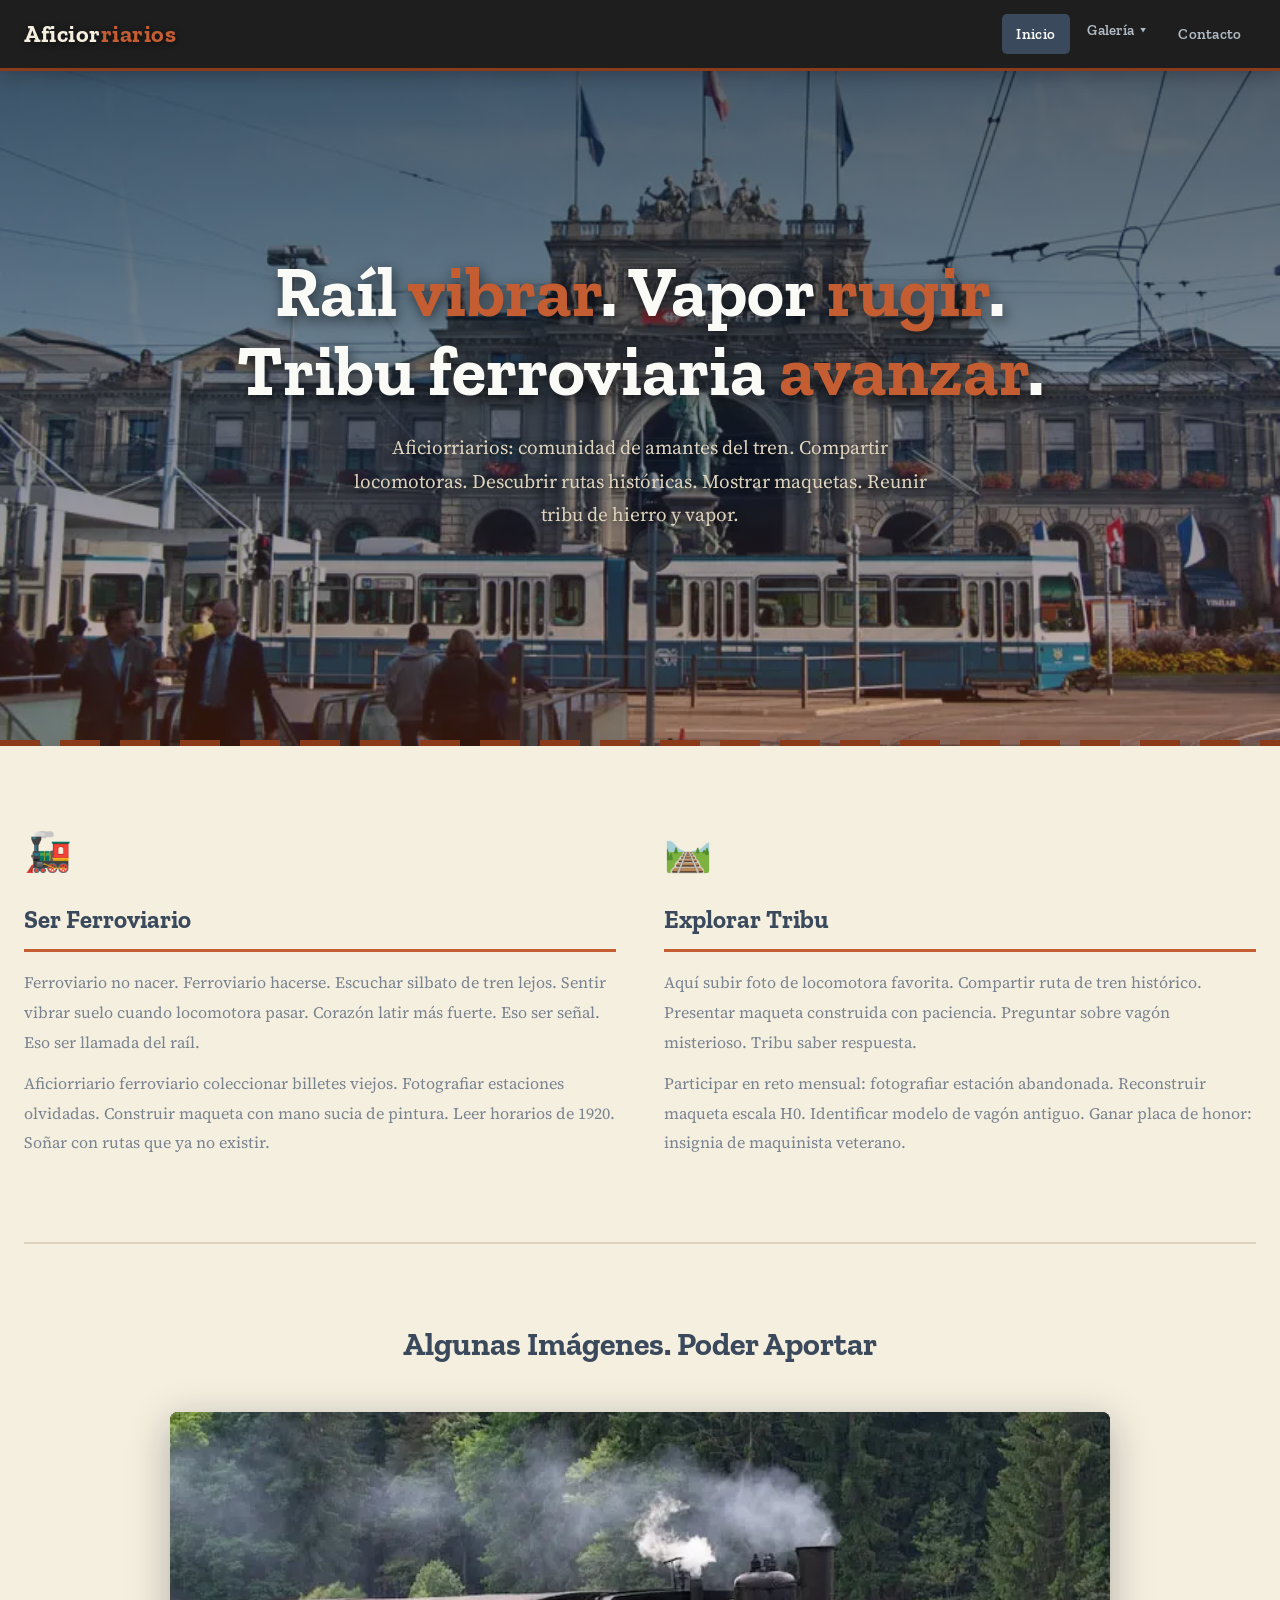
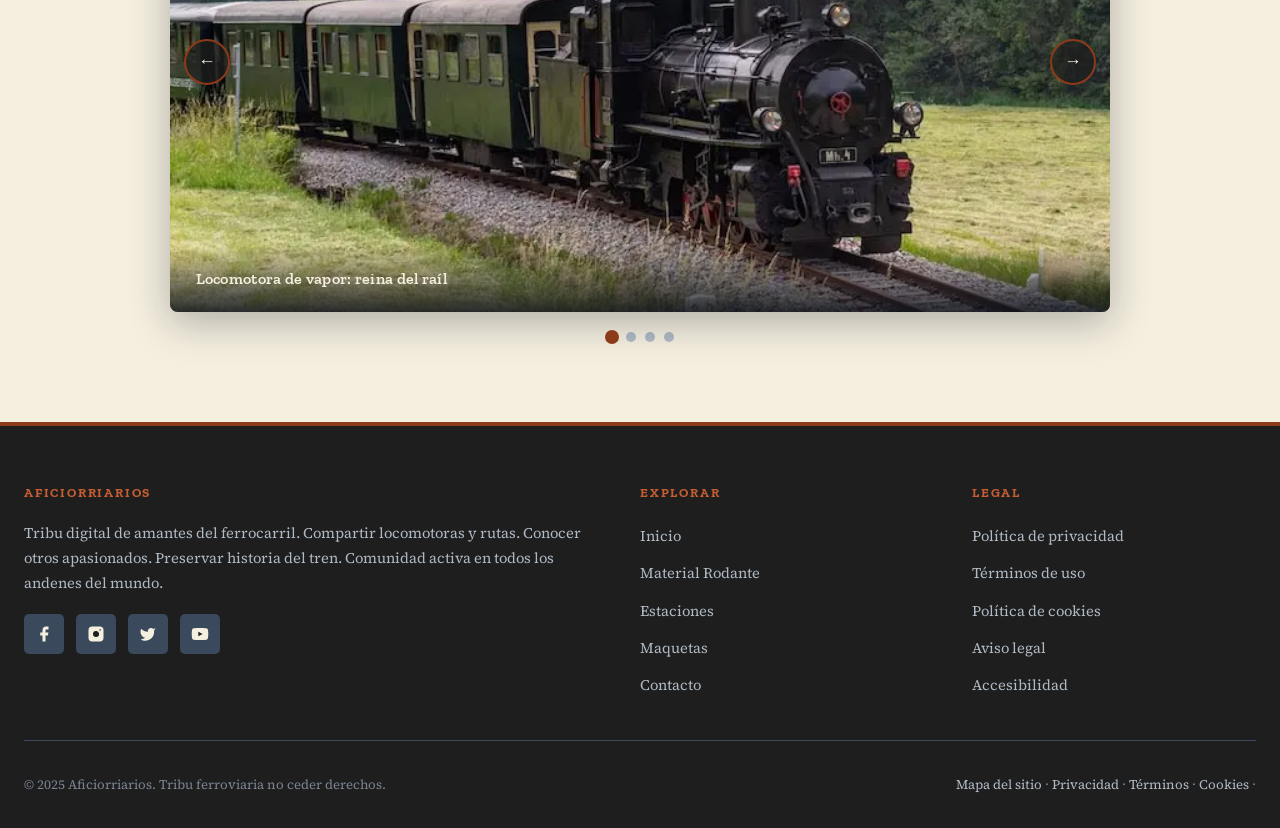
<file: index.html>
<!DOCTYPE html>
<html lang="es">
<head>
  <!-- Meta SEO: mundo ferroviario cavernícola -->
  <meta charset="UTF-8">
  <meta name="viewport" content="width=device-width, initial-scale=1.0">
  <meta name="description" content="Aficiorriarios: tribu de amantes del ferrocarril. Ver locomotoras. Compartir rutas. Unirse comunidad ferroviaria fuerte.">
  <meta name="keywords" content="ferrocarril, tren, locomotoras, aficionados, ferroviario, maquetas, estaciones, aficiorriarios">
  <meta name="author" content="Aficiorriarios Ferroviarios">
  <meta property="og:title" content="Aficiorriarios — Tribu Ferroviaria">
  <meta property="og:description" content="Amar trenes. Compartir rutas. Conocer tribu locomotora.">
  <meta property="og:type" content="website">
  <meta property="og:url" content="https://aficiorriarios.com">
  <title>Aficiorriarios — Tribu Ferroviaria</title>

  <!-- Google Fonts: carga rápida con display=swap -->
  <link rel="preconnect" href="https://fonts.googleapis.com">
  <link rel="preconnect" href="https://fonts.gstatic.com" crossorigin>
  <link href="https://fonts.googleapis.com/css2?family=Zilla+Slab:wght@400;600;700&family=Source+Serif+4:ital,wght@0,300;0,400;0,600;1,400&display=swap" rel="stylesheet">
  <link rel="icon" type="image/svg+xml" href="img/favicon.svg">

  <!-- Hoja de estilos separada -->
  <link rel="stylesheet" href="estilos/style.css">
</head>
<body>

  <!-- ════════════════════════════════════
       CABECERA: navegación principal
       ════════════════════════════════════ -->
  <header class="cabecera" role="banner">
    <div class="cab-interior">

      <!-- Logo: placa de locomotora -->
      <a href="/" class="logo" aria-label="Aficiorriarios Ferroviarios - Ir al inicio">
        Aficior<span>riarios</span>
      </a>

      <!-- Navegación escritorio -->
      <nav class="nav-escritorio" aria-label="Navegación principal">
        <ul class="nav-links" role="list">
          <li><a href="index.html"      aria-current="page">Inicio</a></li>
          <!-- Dropdown Galería -->
          <li>
            <div class="dropdown">
              <button
                class="dropbtn"
                aria-haspopup="true"
                aria-expanded="false"
                aria-controls="dropGaleria"
              >
                Galería
                <span class="arrow" aria-hidden="true">▼</span>
              </button>
              <div class="dropdown-content" id="dropGaleria" role="menu">
                <a href="galeria-trenes.html"     role="menuitem">Material Rodante</a>
                <a href="galeria-estaciones.html" role="menuitem">Estaciones</a>
                <a href="galeria-maquetas.html"   role="menuitem">Maquetas</a>
              </div>
            </div>
          </li>

          <li><a href="contacto.html">Contacto</a></li>
        </ul>
      </nav>

      <!-- Botón hamburguesa: visible solo en móvil/tablet -->
      <button
        class="btn-menu"
        id="btnMenu"
        aria-expanded="false"
        aria-controls="navMovil"
        aria-label="Abrir menú de navegación"
      >
        <span class="barra" aria-hidden="true"></span>
        <span class="barra" aria-hidden="true"></span>
        <span class="barra" aria-hidden="true"></span>
      </button>
    </div>

    <!-- Menú desplegable móvil -->
    <nav
      class="nav-movil"
      id="navMovil"
      aria-label="Menú móvil"
      aria-hidden="true"
    >
      <a href="index.html"      tabindex="-1">Inicio</a>
          <!-- Dropdown Galería -->
        
      <button
        class="btn-galeria-movil"
        id="btnGaleriaMovil"
        aria-expanded="false"
        aria-controls="submenuGaleriaMovil"
        tabindex="-1"
      >
        Galería <span class="arrow" aria-hidden="true">▼</span>
      </button>
      <div class="dropdown-movil" id="submenuGaleriaMovil" role="group">
        <a href="galeria-trenes.html"     tabindex="-1">Material Rodante</a>
        <a href="galeria-estaciones.html" aria-current="page" tabindex="-1">Estaciones</a>
        <a href="galeria-maquetas.html"   tabindex="-1">Maquetas</a>
      </div>

      <a href="contacto.html"    tabindex="-1">Contacto</a>
    </nav>
  </header>

  <!-- ════════════════════════════════════
       HERO: H1 principal + imagen Zurich
       ════════════════════════════════════ -->
  <section class="hero" id="inicio" aria-label="Portada principal">
    <div class="hero-contenido">
      <!-- H1: resumen temático ferroviario cavernícola -->
      <h1>
        Raíl <em>vibrar</em>. Vapor <em>rugir</em>.<br>
        Tribu ferroviaria <em>avanzar</em>.
      </h1>
      <p>
        Aficiorriarios: comunidad de amantes del tren. Compartir locomotoras. Descubrir rutas históricas. Mostrar maquetas. Reunir tribu de hierro y vapor.
      </p>
    </div>
  </section>

  <!-- ════════════════════════════════════
       MAIN: contenido principal
       ════════════════════════════════════ -->
  <main id="contenido-principal">

    <!-- Dos columnas flex: párrafos temáticos ferroviarios -->
    <section
      class="dos-columnas"
      id="nosotros"
      aria-labelledby="titulo-nosotros"
    >
      <!-- Columna 1: ser ferroviario -->
      <article
        class="columna"
        data-icono="🚂"
        aria-labelledby="titulo-ser"
        id="categorias"
      >
        <h2 id="titulo-ser">Ser Ferroviario</h2>
        <p>
          Ferroviario no nacer. Ferroviario hacerse. Escuchar silbato de tren lejos. Sentir vibrar suelo cuando locomotora pasar. Corazón latir más fuerte. Eso ser señal. Eso ser llamada del raíl.
        </p>
        <p>
          Aficiorriario ferroviario coleccionar billetes viejos. Fotografiar estaciones olvidadas. Construir maqueta con mano sucia de pintura. Leer horarios de 1920. Soñar con rutas que ya no existir.
        </p>
      </article>

      <!-- Columna 2: qué hacer en la comunidad -->
      <article
        class="columna"
        data-icono="🛤️"
        aria-labelledby="titulo-hacer"
      >
        <h2 id="titulo-hacer">Explorar Tribu</h2>
        <p>
          Aquí subir foto de locomotora favorita. Compartir ruta de tren histórico. Presentar maqueta construida con paciencia. Preguntar sobre vagón misterioso. Tribu saber respuesta.
        </p>
        <p>
          Participar en reto mensual: fotografiar estación abandonada. Reconstruir maqueta escala H0. Identificar modelo de vagón antiguo. Ganar placa de honor: insignia de maquinista veterano.
        </p>
      </article>
    </section>

    <!-- ════════════════════
         GALERÍA: Carrusel
         ════════════════════ -->
    <section
      class="galeria-seccion"
      id="galeria"
      aria-labelledby="titulo-galeria"
    >
      <h2 id="titulo-galeria">Algunas Imágenes. Poder Aportar</h2>

      <!-- Carrusel accesible -->
      <div
        class="carrusel"
        role="region"
        aria-label="Carrusel de imágenes ferroviarias"
        aria-live="polite"
      >
        <!-- Pista deslizante: 4 slides ferroviarios -->
        <div class="carrusel-pista" id="carruselPista">

          <!-- Slide 1 -->
          <div class="slide" role="group" aria-label="Imagen 1 de 4">
            <img
              src="img/imagen1.webp"
              alt="Locomotora de vapor histórica avanzando entre campos con humo blanco"
              loading="eager"
            >
            <div class="slide-caption">Locomotora de vapor: reina del raíl</div>
          </div>

          <!-- Slide 2 -->
          <div class="slide" role="group" aria-label="Imagen 2 de 4">
            <img
              src="img/imagen2.webp"
              alt="Un tren japones de alta velocidad en una estación"
              loading="lazy"
            >
            <div class="slide-caption">Tren bala: velocidad en rieles</div>
          </div>

          <!-- Slide 3 -->
          <div class="slide" role="group" aria-label="Imagen 3 de 4">
            <img
              src="img/imagen3.webp"
              alt="Maqueta ferroviaria en escala H0 con paisaje de montaña y túnel"
              loading="lazy"
            >
            <div class="slide-caption">Maqueta H0: construir mundo en miniatura</div>
          </div>

          <!-- Slide 4 -->
          <div class="slide" role="group" aria-label="Imagen 4 de 4">
            <img
              src="img/imagen4.webp"
              alt="Dos trenes de dos companias diferentes acoplados en una estación"
              loading="lazy"
            >
            <div class="slide-caption">Tribu unida nunca vencer</div>
          </div>
        </div>

        <!-- Botones de navegación manual -->
        <button class="carrusel-btn prev" id="btnPrev" aria-label="Imagen anterior">&#8592;</button>
        <button class="carrusel-btn next" id="btnNext" aria-label="Imagen siguiente">&#8594;</button>
      </div>

      <!-- Puntos indicadores de posición -->
      <div
        class="carrusel-puntos"
        role="tablist"
        aria-label="Seleccionar imagen del carrusel"
      >
        <button class="punto activo" role="tab" aria-selected="true"  aria-label="Ver imagen 1" data-indice="0"></button>
        <button class="punto"        role="tab" aria-selected="false" aria-label="Ver imagen 2" data-indice="1"></button>
        <button class="punto"        role="tab" aria-selected="false" aria-label="Ver imagen 3" data-indice="2"></button>
        <button class="punto"        role="tab" aria-selected="false" aria-label="Ver imagen 4" data-indice="3"></button>
      </div>
    </section>


  </main>

  <!-- ════════════════════════════════════
       FOOTER
       ════════════════════════════════════ -->
  <footer class="footer" role="contentinfo">
    <div class="footer-interior">

      <!-- Columna 1: descripción + redes sociales -->
      <div class="footer-about">
        <h3>Aficiorriarios</h3>
        <p>
          Tribu digital de amantes del ferrocarril. Compartir locomotoras y rutas. Conocer otros apasionados. Preservar historia del tren. Comunidad activa en todos los andenes del mundo.
        </p>

        <!-- Redes sociales: iconos SVG inline accesibles -->
        <div class="redes" role="list" aria-label="Redes sociales de Aficiorriarios">

          <a href="#" class="red-link" role="listitem" aria-label="Seguir en Facebook">
            <svg viewBox="0 0 24 24" aria-hidden="true">
              <path d="M18 2h-3a5 5 0 00-5 5v3H7v4h3v8h4v-8h3l1-4h-4V7a1 1 0 011-1h3z"/>
            </svg>
          </a>

          <a href="#" class="red-link" role="listitem" aria-label="Seguir en Instagram">
            <svg viewBox="0 0 24 24" aria-hidden="true">
              <rect x="2" y="2" width="20" height="20" rx="5" ry="5"/>
              <path d="M16 11.37A4 4 0 1112.63 8 4 4 0 0116 11.37z" fill="var(--carbon)"/>
              <line x1="17.5" y1="6.5" x2="17.51" y2="6.5"
                stroke="var(--carbon)" stroke-width="2" stroke-linecap="round"/>
            </svg>
          </a>

          <a href="#" class="red-link" role="listitem" aria-label="Seguir en X (Twitter)">
            <svg viewBox="0 0 24 24" aria-hidden="true">
              <path d="M22 4s-.7 2.1-2 3.4c1.6 10-9.4 17.3-18 11.6 2.2.1 4.4-.6 6-2C3 15.5.5 9.6 3 5c2.2 2.6 5.6 4.1 9 4-.9-4.2 4-6.6 7-3.8 1.1 0 3-1.2 3-1.2z"/>
            </svg>
          </a>

          <a href="#" class="red-link" role="listitem" aria-label="Ver canal de YouTube">
            <svg viewBox="0 0 24 24" aria-hidden="true">
              <path d="M22.54 6.42a2.78 2.78 0 00-1.95-1.96C18.88 4 12 4 12 4s-6.88 0-8.59.46a2.78 2.78 0 00-1.95 1.96A29 29 0 001 12a29 29 0 00.46 5.58A2.78 2.78 0 003.41 19.6C5.12 20 12 20 12 20s6.88 0 8.59-.46a2.78 2.78 0 001.95-1.95A29 29 0 0023 12a29 29 0 00-.46-5.58z"/>
              <polygon points="9.75 15.02 15.5 12 9.75 8.98 9.75 15.02" fill="var(--carbon)"/>
            </svg>
          </a>
        </div>
      </div>

      <!-- Columna 2: navegación del footer -->
      <nav aria-label="Navegación pie de página">
        <h3>Explorar</h3>
        <ul class="footer-links" role="list">
          <li><a href="index.html">Inicio</a></li>
          <li><a href="galeria-trenes.html"     role="menuitem">Material Rodante</a></li>
          <li><a href="galeria-estaciones.html" role="menuitem">Estaciones</a></li>
          <li><a href="galeria-maquetas.html"   role="menuitem">Maquetas</a></li>
          <li><a href="contacto.html">Contacto</a></li>
        </ul>
      </nav>

      <!-- Columna 3: avisos legales -->
      <div>
        <h3>Legal</h3>
        <ul class="footer-links" role="list">
          <li><a href="privacidad.html">Política de privacidad</a></li>
          <li><a href="terminos.html">Términos de uso</a></li>
          <li><a href="cookies.html">Política de cookies</a></li>
          <li><a href="aviso-legal.html">Aviso legal</a></li>
          <li><a href="accesibilidad.html">Accesibilidad</a></li>
        </ul>
      </div>
    </div>

    <!-- Copyright -->
    <div class="footer-copy">
      <span>&copy; 2025 Aficiorriarios. Tribu ferroviaria no ceder derechos.</span>
      <span>
        <a href="mapa.html">Mapa del sitio</a> ·
        <a href="privacidad.html">Privacidad</a> ·
        <a href="terminos.html">Términos</a> ·
        <a href="cookies.html">Cookies</a> ·
      </span>
    </div>
  </footer>

  <!-- Script separado: defer para no bloquear render -->
  <script src="funciones/main.js" defer></script>

</body>
</html>
</file>
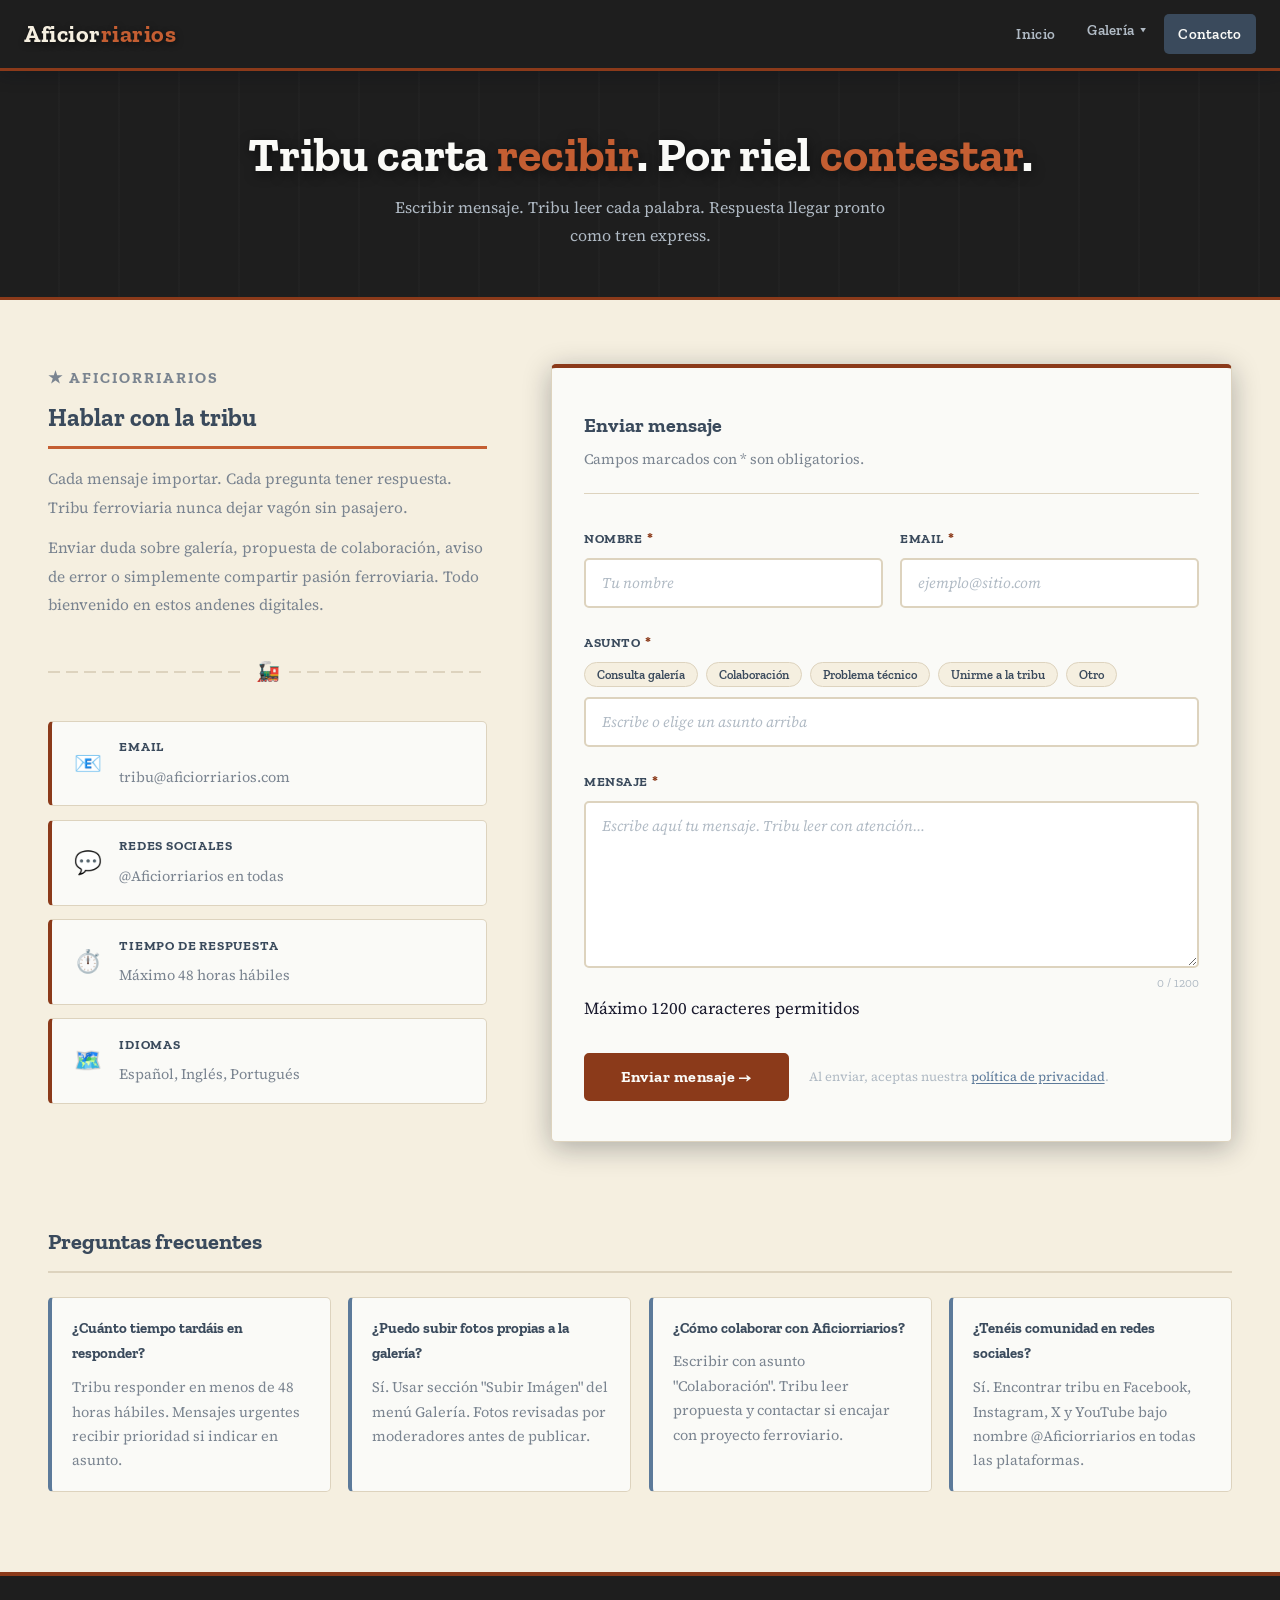
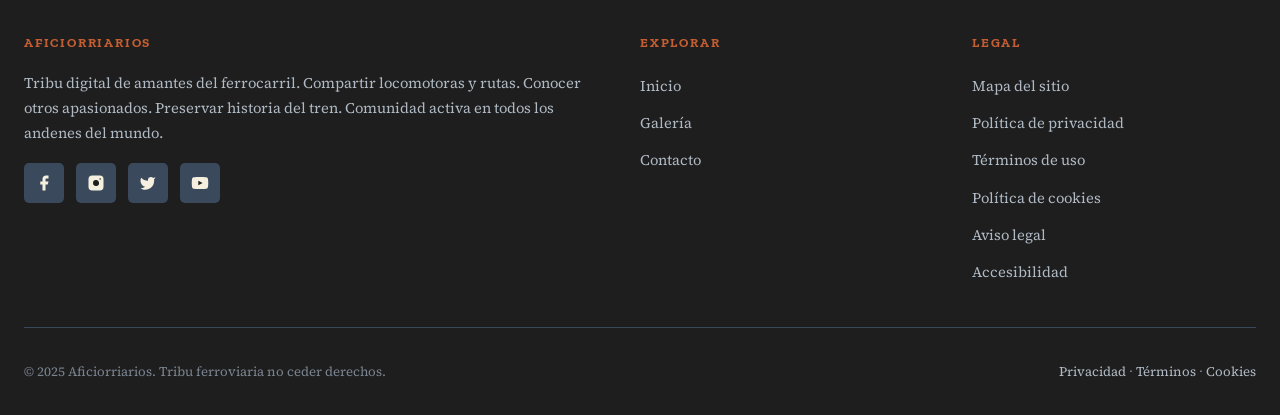
<file: contacto.html>
<!DOCTYPE html>
<html lang="es">
<head>
  <meta charset="UTF-8">
  <meta name="viewport" content="width=device-width, initial-scale=1.0">
  <meta name="description" content="Contacta con Aficiorriarios: escribe a la tribu ferroviaria, comparte ideas o pide información. Respuesta por riel garantizada.">
  <meta name="keywords" content="contacto, aficiorriarios, ferroviario, comunidad, escribir, tribu, tren">
  <meta name="author" content="Aficiorriarios Ferroviarios">
  <meta property="og:title" content="Contacto — Aficiorriarios">
  <meta property="og:description" content="Escribe carta a tribu. Por riel contestar. Comunidad ferroviaria responder.">
  <meta property="og:type" content="website">
  <title>Contacto — Aficiorriarios</title>

  <!-- Google Fonts: mismas que el resto del sitio -->
  <link rel="preconnect" href="https://fonts.googleapis.com">
  <link rel="preconnect" href="https://fonts.gstatic.com" crossorigin>
  <link href="https://fonts.googleapis.com/css2?family=Zilla+Slab:wght@400;600;700&family=Source+Serif+4:ital,wght@0,300;0,400;0,600;1,400&display=swap" rel="stylesheet">
  <link rel="icon" type="image/svg+xml" href="img/favicon.svg">

  <!-- CSS global del sitio -->
  <link rel="stylesheet" href="estilos/style.css">
  <!-- CSS específico de esta página -->
  <link rel="stylesheet" href="estilos/contacto.css">
</head>
<body>

  <!-- ════════════════════════════════════
       CABECERA — igual que el resto del sitio
       ════════════════════════════════════ -->
  <header class="cabecera" role="banner">
    <div class="cab-interior">

      <a href="index.html" class="logo" aria-label="Aficiorriarios Ferroviarios - Ir al inicio">
        Aficior<span>riarios</span>
      </a>

      <!-- Navegación escritorio -->
      <nav class="nav-escritorio" aria-label="Navegación principal">
        <ul class="nav-links" role="list">
          <li><a href="index.html#inicio">Inicio</a></li>

          <!-- Dropdown Galería -->
          <li>
            <div class="dropdown">
              <button
                class="dropbtn"
                aria-haspopup="true"
                aria-expanded="false"
                aria-controls="dropGaleria"
              >
                Galería
                <span class="arrow" aria-hidden="true">▼</span>
              </button>
              <div class="dropdown-content" id="dropGaleria" role="menu">
                <a href="galeria-trenes.html"     role="menuitem">Material Rodante</a>
                <a href="galeria-estaciones.html" role="menuitem">Estaciones</a>
                <a href="galeria-maquetas.html"   role="menuitem">Maquetas</a>
              </div>
            </div>
          </li>

          <li>
            <a href="contacto.html" aria-current="page">Contacto</a>
          </li>
        </ul>
      </nav>

      <!-- Botón hamburguesa (móvil) -->
      <button
        class="btn-menu"
        id="btnMenu"
        aria-expanded="false"
        aria-controls="navMovil"
        aria-label="Abrir menú de navegación"
      >
        <span class="barra" aria-hidden="true"></span>
        <span class="barra" aria-hidden="true"></span>
        <span class="barra" aria-hidden="true"></span>
      </button>
    </div>

    <!-- Menú móvil -->
    <nav class="nav-movil" id="navMovil" aria-label="Menú móvil" aria-hidden="true">
      <a href="index.html#inicio"     tabindex="-1">Inicio</a>
      <a href="index.html#categorias" tabindex="-1">Categorías</a>

      <button
        class="btn-galeria-movil"
        id="btnGaleriaMovil"
        aria-expanded="false"
        aria-controls="submenuGaleriaMovil"
        tabindex="-1"
      >
        Galería <span class="arrow" aria-hidden="true">▼</span>
      </button>
      <div class="dropdown-movil" id="submenuGaleriaMovil" role="group">
        <a href="galeria-trenes.html"     tabindex="-1">Material Rodante</a>
        <a href="galeria-estaciones.html" tabindex="-1">Estaciones</a>
        <a href="galeria-maquetas.html"   tabindex="-1">Maquetas</a>
        <a href="galeria-subir.html"       tabindex="-1">Subir Imágen</a>
      </div>

      <a href="index.html#nosotros" tabindex="-1">Nosotros</a>
      <a href="contacto.html" aria-current="page" tabindex="-1">Contacto</a>
    </nav>
  </header>


  <!-- ════════════════════════════════════
       HERO DE LA PÁGINA
       ════════════════════════════════════ -->
  <div class="contacto-hero" role="banner" aria-label="Encabezado página de contacto">
    <h1>Tribu carta <em>recibir</em>. Por riel <em>contestar</em>.</h1>
    <p>Escribir mensaje. Tribu leer cada palabra. Respuesta llegar pronto como tren express.</p>
  </div>


  <!-- ════════════════════════════════════
       MAIN
       ════════════════════════════════════ -->
  <main id="contenido-principal">

    <!-- ── Layout de dos columnas: info + formulario ── -->
    <div class="contacto-layout">

      <!-- ── Columna izquierda: información ── -->
      <aside class="contacto-info" aria-label="Información de contacto">

        <p class="contacto-info-titulo" aria-hidden="true">★ Aficiorriarios</p>

        <h2>Hablar con la tribu</h2>

        <p>
          Cada mensaje importar. Cada pregunta tener respuesta. Tribu ferroviaria nunca dejar vagón sin pasajero.
        </p>
        <p>
          Enviar duda sobre galería, propuesta de colaboración, aviso de error o simplemente compartir pasión ferroviaria. Todo bienvenido en estos andenes digitales.
        </p>

        <!-- Separador decorativo tipo vía férrea -->
        <div class="separador-via" aria-hidden="true">
          <span>🚂</span>
        </div>

        <!-- Tarjetas de canales de contacto -->
        <div class="contacto-canales" role="list" aria-label="Canales de contacto disponibles">

          <div class="canal-item" role="listitem">
            <span class="canal-icono" aria-hidden="true">📧</span>
            <div class="canal-texto">
              <strong>Email</strong>
              <span>tribu@aficiorriarios.com</span>
            </div>
          </div>

          <div class="canal-item" role="listitem">
            <span class="canal-icono" aria-hidden="true">💬</span>
            <div class="canal-texto">
              <strong>Redes sociales</strong>
              <span>@Aficiorriarios en todas</span>
            </div>
          </div>

          <div class="canal-item" role="listitem">
            <span class="canal-icono" aria-hidden="true">⏱️</span>
            <div class="canal-texto">
              <strong>Tiempo de respuesta</strong>
              <span>Máximo 48 horas hábiles</span>
            </div>
          </div>

          <div class="canal-item" role="listitem">
            <span class="canal-icono" aria-hidden="true">🗺️</span>
            <div class="canal-texto">
              <strong>Idiomas</strong>
              <span>Español, Inglés, Portugués</span>
            </div>
          </div>

        </div>
      </aside>


      <!-- ── Columna derecha: formulario ── -->
      <section aria-labelledby="titulo-formulario">

        <div class="contacto-formulario-wrapper">

          <!-- Cabecera del formulario -->
          <div class="form-header">
            <h3 id="titulo-formulario">Enviar mensaje</h3>
            <p>Campos marcados con <span aria-label="asterisco, obligatorio">*</span> son obligatorios.</p>
          </div>

          <!-- Formulario principal -->
          <form
            class="contacto-form"
            id="formContacto"
            novalidate
            aria-label="Formulario de contacto"
          >

            <!-- Fila 1: Nombre + Email -->
            <div class="form-fila">

              <!-- Campo: Nombre -->
              <div class="campo" id="campo-nombre">
                <label for="nombre">
                  Nombre <span class="req" aria-label="obligatorio">*</span>
                </label>
                <div class="campo-input-wrap">
                  <input
                    type="text"
                    id="nombre"
                    name="nombre"
                    autocomplete="given-name"
                    placeholder="Tu nombre"
                    required
                    minlength="2"
                    maxlength="80"
                    aria-required="true"
                    aria-describedby="error-nombre"
                  >
                  <span class="estado-icono" aria-hidden="true"></span>
                </div>
                <span class="error-msg" id="error-nombre" role="alert" aria-live="polite">
                  Mínimo 2 caracteres
                </span>
              </div>

              <!-- Campo: Email -->
              <div class="campo" id="campo-email">
                <label for="email">
                  Email <span class="req" aria-label="obligatorio">*</span>
                </label>
                <div class="campo-input-wrap">
                  <input
                    type="email"
                    id="email"
                    name="email"
                    autocomplete="email"
                    placeholder="ejemplo@sitio.com"
                    required
                    maxlength="120"
                    aria-required="true"
                    aria-describedby="error-email"
                  >
                  <span class="estado-icono" aria-hidden="true"></span>
                </div>
                <span class="error-msg" id="error-email" role="alert" aria-live="polite">
                  Formato inválido: ejemplo@sitio.com
                </span>
              </div>

            </div>
            <!-- fin form-fila -->


            <!-- Campo: Asunto -->
            <div class="campo" id="campo-asunto">
              <label for="asunto">
                Asunto <span class="req" aria-label="obligatorio">*</span>
              </label>

              <!-- Chips de asunto predefinido -->
              <div
                class="asunto-sugerencias"
                role="group"
                aria-label="Sugerencias de asunto"
              >
                <button
                  type="button"
                  class="asunto-chip"
                  aria-label="Usar asunto: Consulta sobre la galería"
                >Consulta galería</button>

                <button
                  type="button"
                  class="asunto-chip"
                  aria-label="Usar asunto: Propuesta de colaboración"
                >Colaboración</button>

                <button
                  type="button"
                  class="asunto-chip"
                  aria-label="Usar asunto: Reportar un problema técnico"
                >Problema técnico</button>

                <button
                  type="button"
                  class="asunto-chip"
                  aria-label="Usar asunto: Quiero unirme a la tribu"
                >Unirme a la tribu</button>

                <button
                  type="button"
                  class="asunto-chip"
                  aria-label="Usar asunto: Otro motivo"
                >Otro</button>
              </div>

              <div class="campo-input-wrap">
                <input
                  type="text"
                  id="asunto"
                  name="asunto"
                  placeholder="Escribe o elige un asunto arriba"
                  required
                  minlength="3"
                  maxlength="120"
                  aria-required="true"
                  aria-describedby="error-asunto"
                >
                <span class="estado-icono" aria-hidden="true"></span>
              </div>
              <span class="error-msg" id="error-asunto" role="alert" aria-live="polite">
                Indica el asunto del mensaje
              </span>
            </div>


            <!-- Campo: Mensaje -->
            <div class="campo" id="campo-mensaje">
              <label for="mensaje">
                Mensaje <span class="req" aria-label="obligatorio">*</span>
              </label>
              <textarea
                id="mensaje"
                name="mensaje"
                placeholder="Escribe aquí tu mensaje. Tribu leer con atención…"
                required
                minlength="15"
                maxlength="1200"
                rows="6"
                aria-required="true"
                aria-describedby="error-mensaje char-count-desc"
              ></textarea>
              <div class="campo-footer">
                <!-- Contador accesible: anunciado solo como descripción, no como alerta -->
                <span
                  class="char-count"
                  id="charCount"
                  aria-label="Caracteres utilizados"
                  role="status"
                  aria-live="off"
                >0 / 1200</span>
              </div>
              <!-- Descripción accesible del contador para lectores de pantalla -->
              <span id="char-count-desc" class="sr-only">
                Máximo 1200 caracteres permitidos
              </span>
              <span class="error-msg" id="error-mensaje" role="alert" aria-live="polite">
                El mensaje debe tener al menos 15 caracteres
              </span>
            </div>


            <!-- Acciones: botón enviar + nota privacidad -->
            <div class="form-acciones">
              <button
                type="submit"
                class="btn-enviar"
                id="btnEnviar"
                aria-label="Enviar mensaje"
              >
                <span class="spinner" aria-hidden="true"></span>
                <span class="btn-texto">Enviar mensaje →</span>
              </button>

              <p class="privacidad-nota">
                Al enviar, aceptas nuestra
                <a href="#" aria-label="Ver política de privacidad">política de privacidad</a>.
              </p>
            </div>

          </form>
          <!-- fin form -->

          <!-- Mensaje de éxito (oculto hasta que se envíe) -->
          <div
            class="form-exito"
            id="formExito"
            role="status"
            aria-live="polite"
            aria-hidden="true"
          >
            <span class="exito-icono" aria-hidden="true">✅</span>
            <div class="exito-texto">
              <strong>¡Mensaje enviado con éxito!</strong>
              <span>Tribu recibir carta. Respuesta llegar pronto como tren express. Gracias por escribir.</span>
            </div>
          </div>

        </div>
        <!-- fin contacto-formulario-wrapper -->

      </section>

    </div>
    <!-- fin contacto-layout -->


    <!-- ── FAQ rápida ── -->
    <section class="contacto-faq" aria-labelledby="titulo-faq">
      <h2 id="titulo-faq">Preguntas frecuentes</h2>

      <dl class="faq-grid">

        <div class="faq-item">
          <dt>¿Cuánto tiempo tardáis en responder?</dt>
          <dd>Tribu responder en menos de 48 horas hábiles. Mensajes urgentes recibir prioridad si indicar en asunto.</dd>
        </div>

        <div class="faq-item">
          <dt>¿Puedo subir fotos propias a la galería?</dt>
          <dd>Sí. Usar sección "Subir Imágen" del menú Galería. Fotos revisadas por moderadores antes de publicar.</dd>
        </div>

        <div class="faq-item">
          <dt>¿Cómo colaborar con Aficiorriarios?</dt>
          <dd>Escribir con asunto "Colaboración". Tribu leer propuesta y contactar si encajar con proyecto ferroviario.</dd>
        </div>

        <div class="faq-item">
          <dt>¿Tenéis comunidad en redes sociales?</dt>
          <dd>Sí. Encontrar tribu en Facebook, Instagram, X y YouTube bajo nombre @Aficiorriarios en todas las plataformas.</dd>
        </div>

      </dl>
    </section>

  </main>
  <!-- fin main -->


  <!-- ════════════════════════════════════
       FOOTER — igual que el resto del sitio
       ════════════════════════════════════ -->
  <footer class="footer" role="contentinfo">
    <div class="footer-interior">

      <div class="footer-about">
        <h3>Aficiorriarios</h3>
        <p>Tribu digital de amantes del ferrocarril. Compartir locomotoras y rutas. Conocer otros apasionados. Preservar historia del tren. Comunidad activa en todos los andenes del mundo.</p>

        <div class="redes" role="list" aria-label="Redes sociales de Aficiorriarios">
          <a href="#" class="red-link" role="listitem" aria-label="Seguir en Facebook">
            <svg viewBox="0 0 24 24" aria-hidden="true"><path d="M18 2h-3a5 5 0 00-5 5v3H7v4h3v8h4v-8h3l1-4h-4V7a1 1 0 011-1h3z"/></svg>
          </a>
          <a href="#" class="red-link" role="listitem" aria-label="Seguir en Instagram">
            <svg viewBox="0 0 24 24" aria-hidden="true"><rect x="2" y="2" width="20" height="20" rx="5" ry="5"/><path d="M16 11.37A4 4 0 1112.63 8 4 4 0 0116 11.37z" fill="var(--carbon)"/><line x1="17.5" y1="6.5" x2="17.51" y2="6.5" stroke="var(--carbon)" stroke-width="2" stroke-linecap="round"/></svg>
          </a>
          <a href="#" class="red-link" role="listitem" aria-label="Seguir en X (Twitter)">
            <svg viewBox="0 0 24 24" aria-hidden="true"><path d="M22 4s-.7 2.1-2 3.4c1.6 10-9.4 17.3-18 11.6 2.2.1 4.4-.6 6-2C3 15.5.5 9.6 3 5c2.2 2.6 5.6 4.1 9 4-.9-4.2 4-6.6 7-3.8 1.1 0 3-1.2 3-1.2z"/></svg>
          </a>
          <a href="#" class="red-link" role="listitem" aria-label="Ver canal de YouTube">
            <svg viewBox="0 0 24 24" aria-hidden="true"><path d="M22.54 6.42a2.78 2.78 0 00-1.95-1.96C18.88 4 12 4 12 4s-6.88 0-8.59.46a2.78 2.78 0 00-1.95 1.96A29 29 0 001 12a29 29 0 00.46 5.58A2.78 2.78 0 003.41 19.6C5.12 20 12 20 12 20s6.88 0 8.59-.46a2.78 2.78 0 001.95-1.95A29 29 0 0023 12a29 29 0 00-.46-5.58z"/><polygon points="9.75 15.02 15.5 12 9.75 8.98 9.75 15.02" fill="var(--carbon)"/></svg>
          </a>
        </div>
      </div>

      <nav aria-label="Navegación pie de página">
        <h3>Explorar</h3>
        <ul class="footer-links" role="list">
          <li><a href="index.html#inicio">Inicio</a></li>
          <li><a href="galeria-trenes.html">Galería</a></li>
          <li><a href="contacto.html" aria-current="page">Contacto</a></li>
        </ul>
      </nav>

      <div>
        <h3>Legal</h3>
        <ul class="footer-links" role="list">
          <li><a href="mapa-sitio.html">Mapa del sitio</a></li>
          <li><a href="#">Política de privacidad</a></li>
          <li><a href="#">Términos de uso</a></li>
          <li><a href="#">Política de cookies</a></li>
          <li><a href="#">Aviso legal</a></li>
          <li><a href="#">Accesibilidad</a></li>
        </ul>
      </div>
    </div>

    <div class="footer-copy">
      <span>&copy; 2025 Aficiorriarios. Tribu ferroviaria no ceder derechos.</span>
      <span><a href="#">Privacidad</a> · <a href="#">Términos</a> · <a href="#">Cookies</a></span>
    </div>
  </footer>


  <!-- ── Scripts ── -->
  <!-- JS global del sitio (dropdown, menú hamburguesa, carrusel) -->
  <script src="funciones/main.js" defer></script>
  <!-- JS específico de esta página (validación, chips, contador) -->
  <script src="funciones/contacto.js" defer></script>

</body>
</html>
</file>
<file: estilos/style.css>
/* ═══════════════════════════════════════════
   estilos.css — Aficiorriarios Ferroviarios
   Paleta: acero, carbón, vapor, óxido, crema
   ═══════════════════════════════════════════ */

/* ── VARIABLES ─────────────────────────────── */
:root {
  --carbon:        #1E1E1E;   /* fondo oscuro locomotora */
  --acero:         #3A4A5C;   /* azul acero rieles */
  --acero-claro:   #5C7A9A;   /* acero iluminado */
  --oxido:         #8B3A1A;   /* óxido del hierro */
  --oxido-claro:   #C45E32;   /* naranja vapor caliente */
  --crema:         #F5EFE0;   /* papel billete antiguo */
  --crema-oscura:  #DDD3BE;   /* crema envejecida */
  --humo:          #7A8490;   /* gris humo */
  --humo-claro:    #B0BAC4;   /* humo disperso */
  --texto:         #1A1A2E;   /* tinta oscura */
  --blanco-vapor:  #FAFAF7;   /* blanco vapor limpio */
  --sombra:        rgba(10, 15, 25, 0.3);

  --fuente-display: 'Zilla Slab', Georgia, serif;
  --fuente-cuerpo:  'Source Serif 4', Georgia, serif;

  --radio:  5px;
  --trans:  0.35s ease;
  --ancho:  1280px;
}

/* ── RESET Y BASE ───────────────────────────── */
*, *::before, *::after {
  box-sizing: border-box;
  margin: 0;
  padding: 0;
}

html { scroll-behavior: smooth; }

body {
  font-family: var(--fuente-cuerpo);
  font-size: 1.05rem;
  color: var(--texto);
  background: var(--crema);
  line-height: 1.75;
}

/* Foco visible teclado (WCAG AA) */
:focus-visible {
  outline: 3px solid var(--oxido-claro);
  outline-offset: 3px;
  border-radius: var(--radio);
}

img {
  display: block;
  max-width: 100%;
  height: auto;
}

a {
  color: inherit;
  text-decoration: none;
}

/* ── CABECERA ────────────────────────────────── */
.cabecera {
  position: sticky;
  top: 0;
  z-index: 100;
  background: var(--carbon);
  /* Textura de raíles: línea horizontal sutil */
  border-bottom: 3px solid var(--oxido);
  box-shadow: 0 4px 16px var(--sombra);
}

.cab-interior {
  max-width: var(--ancho);
  margin: 0 auto;
  padding: 0 1.5rem;
  display: flex;
  align-items: center;
  justify-content: space-between;
  height: 68px;
}

/* Logo: estilo placa de locomotora */
.logo {
  font-family: var(--fuente-display);
  font-size: 1.5rem;
  font-weight: 700;
  color: var(--crema);
  letter-spacing: 0.5px;
  text-shadow: 1px 2px 6px rgba(0,0,0,0.5);
}

.logo span { color: var(--oxido-claro); }

/* Nav escritorio */
.nav-links {
  display: flex;
  list-style: none;
  gap: 0.2rem;
}

.nav-links a {
  display: block;
  padding: 0.45rem 0.9rem;
  font-family: var(--fuente-display);
  font-size: 0.93rem;
  font-weight: 600;
  color: var(--humo-claro);
  border-radius: var(--radio);
  letter-spacing: 0.3px;
  transition: background var(--trans), color var(--trans);
}

.nav-links a:hover,
.nav-links a[aria-current="page"] {
  background: var(--acero);
  color: var(--blanco-vapor);
}

/* ── DROPDOWN GALERÍA (escritorio) ──────────── */
.nav-links .dropdown {
  position: relative;
}

/* Botón del dropdown: mismo aspecto que los <a> del nav */
.dropbtn {
  display: flex;
  align-items: center;
  gap: 0.35rem;
  padding: 0.45rem 0.9rem;
  font-family: var(--fuente-display);
  font-size: 0.93rem;
  font-weight: 600;
  color: var(--humo-claro);
  background: none;
  border: none;
  border-radius: var(--radio);
  cursor: pointer;
  letter-spacing: 0.3px;
  white-space: nowrap;
  transition: background var(--trans), color var(--trans);
}

.dropbtn:hover,
.dropdown.abierto .dropbtn {
  background: var(--acero);
  color: var(--blanco-vapor);
}

/* Flecha rotatoria al abrir */
.arrow {
  font-size: 0.6rem;
  display: inline-block;
  transition: transform 0.3s ease;
}

.dropdown.abierto .arrow {
  transform: rotate(180deg);
}

/* Panel desplegable */
.dropdown-content {
  position: absolute;
  top: calc(100% + 8px);
  left: 0;
  min-width: 185px;
  background: var(--carbon);
  border: 1px solid var(--acero);
  border-top: 3px solid var(--oxido);
  border-radius: 0 0 var(--radio) var(--radio);
  box-shadow: 0 8px 24px var(--sombra);
  /* Oculto por defecto */
  opacity: 0;
  visibility: hidden;
  transform: translateY(-6px);
  transition: opacity 0.25s ease, visibility 0.25s ease, transform 0.25s ease;
  z-index: 200;
}

.dropdown.abierto .dropdown-content {
  opacity: 1;
  visibility: visible;
  transform: translateY(0);
}

.dropdown-content a {
  display: block;
  padding: 0.65rem 1.1rem;
  font-family: var(--fuente-display);
  font-size: 0.88rem;
  font-weight: 600;
  color: var(--humo-claro);
  border-left: 3px solid transparent;
  transition: background var(--trans), color var(--trans), border-color var(--trans);
}

.dropdown-content a:hover,
.dropdown-content a[aria-current="page"] {
  background: var(--acero);
  color: var(--blanco-vapor);
  border-left-color: var(--oxido-claro);
}

/* ── SUBMENÚ GALERÍA EN MÓVIL ───────────────── */
/* Botón que activa el submenú dentro de nav-movil */
.nav-movil .btn-galeria-movil {
  display: flex;
  align-items: center;
  justify-content: space-between;
  width: 100%;
  padding: 0.7rem 1.75rem;
  font-family: var(--fuente-display);
  font-size: 1rem;
  font-weight: 600;
  color: var(--humo-claro);
  background: none;
  border: none;
  border-left: 3px solid transparent;
  cursor: pointer;
  text-align: left;
  transition: background var(--trans), color var(--trans), border-color var(--trans);
}

.nav-movil .btn-galeria-movil:hover {
  background: var(--acero);
  color: var(--blanco-vapor);
  border-left-color: var(--oxido-claro);
}

/* Panel del submenú móvil: oculto por defecto */
.dropdown-movil {
  display: none;
  flex-direction: column;
  background: rgba(255,255,255,0.04);
  border-left: 3px solid var(--oxido);
  margin: 0 1.75rem 0.25rem;
}

.dropdown-movil.abierto {
  display: flex;
}

.dropdown-movil a {
  display: block;
  padding: 0.55rem 1rem;
  font-family: var(--fuente-display);
  font-size: 0.9rem;
  font-weight: 600;
  color: var(--humo-claro);
  transition: color var(--trans), background var(--trans);
}

.dropdown-movil a:hover,
.dropdown-movil a[aria-current="page"] {
  color: var(--blanco-vapor);
  background: rgba(255,255,255,0.06);
}

/* Hamburguesa: oculto en escritorio */
.btn-menu {
  display: none;
  flex-direction: column;
  justify-content: center;
  gap: 5px;
  width: 44px;
  height: 44px;
  padding: 8px;
  background: none;
  border: 2px solid var(--oxido);
  border-radius: var(--radio);
  cursor: pointer;
}

.btn-menu .barra {
  display: block;
  width: 100%;
  height: 2px;
  background: var(--crema);
  border-radius: 2px;
  transition: transform 0.4s ease, opacity 0.3s ease;
  transform-origin: center;
}

/* Animación X al abrir */
.btn-menu[aria-expanded="true"] .barra:nth-child(1) {
  transform: translateY(7px) rotate(45deg);
}
.btn-menu[aria-expanded="true"] .barra:nth-child(2) {
  opacity: 0;
  transform: scaleX(0);
}
.btn-menu[aria-expanded="true"] .barra:nth-child(3) {
  transform: translateY(-7px) rotate(-45deg);
}

/* Menú móvil desplegable */
.nav-movil {
  display: none;
  flex-direction: column;
  background: var(--carbon);
  border-top: 1px solid var(--acero);
  max-height: 0;
  overflow: hidden;
  transition: max-height 0.45s ease, padding 0.35s ease;
}

.nav-movil.abierto {
  max-height: 420px;
  padding: 0.75rem 0 1rem;
}

.nav-movil a {
  display: block;
  padding: 0.7rem 1.75rem;
  font-family: var(--fuente-display);
  font-size: 1rem;
  font-weight: 600;
  color: var(--humo-claro);
  border-left: 3px solid transparent;
  transition: border-color var(--trans), color var(--trans), background var(--trans);
}

.nav-movil a:hover {
  background: var(--acero);
  color: var(--blanco-vapor);
  border-left-color: var(--oxido-claro);
}

/* ── HERO: H1 + imagen Zurich ───────────────── */
.hero {
  position: relative;
  min-height: 75vh;
  display: flex;
  align-items: center;
  justify-content: center;
  text-align: center;
  padding: 4rem 1.5rem;
  overflow: hidden;

  /* Superposición oscura + imagen de fondo */
  background:
    linear-gradient(
      to bottom,
      rgba(10,15,25,0.65) 0%,
      rgba(30,40,60,0.50) 60%,
      rgba(139,58,26,0.35) 100%
    ),
    url('../img/zurich_HB.webp') center / cover no-repeat;
}

/* Patrón raíl decorativo encima del hero */
.hero::before {
  content: '';
  position: absolute;
  bottom: 0;
  left: 0;
  right: 0;
  height: 6px;
  background: repeating-linear-gradient(
    90deg,
    var(--oxido) 0px,
    var(--oxido) 40px,
    transparent 40px,
    transparent 60px
  );
}

.hero-contenido {
  position: relative;
  z-index: 1;
  max-width: 840px;
}

.hero h1 {
  font-family: var(--fuente-display);
  font-size: clamp(2.2rem, 6vw, 4.4rem);
  font-weight: 700;
  color: var(--blanco-vapor);
  line-height: 1.12;
  text-shadow: 2px 4px 14px rgba(0,0,0,0.6);
  margin-bottom: 1.25rem;
}

.hero h1 em {
  font-style: normal;
  color: var(--oxido-claro);
}

.hero p {
  font-size: clamp(1rem, 2.2vw, 1.2rem);
  color: var(--crema-oscura);
  max-width: 580px;
  margin: 0 auto 2rem;
  text-shadow: 1px 2px 8px rgba(0,0,0,0.5);
}

.hero-cta {
  display: inline-block;
  padding: 0.8rem 2.1rem;
  background: var(--oxido);
  color: var(--blanco-vapor);
  font-family: var(--fuente-display);
  font-size: 1rem;
  font-weight: 700;
  border-radius: var(--radio);
  letter-spacing: 0.5px;
  border: 2px solid var(--oxido-claro);
  transition: background var(--trans), transform 0.2s;
}

.hero-cta:hover {
  background: var(--oxido-claro);
  transform: translateY(-2px);
}

/* ── MAIN ────────────────────────────────────── */
main {
  max-width: var(--ancho);
  margin: 0 auto;
  padding: 0 1.5rem;
}

/* Dos columnas flex lado a lado */
.dos-columnas {
  display: flex;
  gap: 3rem;
  padding: 4.5rem 0;
  border-bottom: 2px solid var(--crema-oscura);
}

.columna { flex: 1; }

.columna h2 {
  font-family: var(--fuente-display);
  font-size: 1.55rem;
  font-weight: 700;
  color: var(--acero);
  margin-bottom: 1rem;
  padding-bottom: 0.5rem;
  border-bottom: 3px solid var(--oxido-claro);
}

.columna p {
  color: var(--humo);
  font-size: 1rem;
  line-height: 1.85;
  margin-bottom: 0.75rem;
}

/* Icono decorativo temático */
.columna::before {
  content: attr(data-icono);
  display: block;
  font-size: 2.4rem;
  margin-bottom: 0.8rem;
}

/* ── GALERÍA CARRUSEL ────────────────────────── */
.galeria-seccion {
  padding: 4.5rem 0 5rem;
}

.galeria-seccion h2 {
  font-family: var(--fuente-display);
  font-size: 2rem;
  font-weight: 700;
  color: var(--acero);
  text-align: center;
  margin-bottom: 2.5rem;
}

/* Contenedor carrusel */
.carrusel {
  position: relative;
  max-width: 940px;
  margin: 0 auto;
  border-radius: 8px;
  overflow: hidden;
  box-shadow: 0 10px 40px var(--sombra);
  background: var(--carbon);
}

/* Pista deslizante */
.carrusel-pista {
  display: flex;
  transition: transform 0.65s cubic-bezier(0.4, 0, 0.2, 1);
}

.slide { min-width: 100%; position: relative; }

.slide img {
  width: 100%;
  height: 500px;
  object-fit: cover;
  display: block;
}

/* Caption con gradiente ferroviario */
.slide-caption {
  position: absolute;
  bottom: 0;
  left: 0;
  right: 0;
  padding: 1.2rem 1.6rem;
  background: linear-gradient(transparent, rgba(10,15,25,0.85));
  color: var(--crema);
  font-family: var(--fuente-display);
  font-size: 1rem;
  font-weight: 600;
  letter-spacing: 0.3px;
}

/* Botones prev/next */
.carrusel-btn {
  position: absolute;
  top: 50%;
  transform: translateY(-50%);
  z-index: 10;
  width: 46px;
  height: 46px;
  background: rgba(30,30,30,0.75);
  border: 2px solid var(--oxido);
  border-radius: 50%;
  color: var(--crema);
  font-size: 1.1rem;
  cursor: pointer;
  display: flex;
  align-items: center;
  justify-content: center;
  transition: background var(--trans), transform 0.2s;
}

.carrusel-btn:hover {
  background: var(--oxido);
  transform: translateY(-50%) scale(1.1);
}

.carrusel-btn.prev { left: 14px; }
.carrusel-btn.next { right: 14px; }

/* Puntos indicadores */
.carrusel-puntos {
  display: flex;
  justify-content: center;
  gap: 9px;
  margin-top: 1.25rem;
}

.punto {
  width: 10px;
  height: 10px;
  background: var(--humo-claro);
  border-radius: 50%;
  border: none;
  cursor: pointer;
  transition: background var(--trans), transform 0.2s;
}

.punto.activo {
  background: var(--oxido);
  transform: scale(1.4);
}

/* ── FORMULARIO CONTACTO ─────────────────────── */
.contacto-seccion {
  padding: 4rem 0 5rem;
  border-top: 2px solid var(--crema-oscura);
}

.contacto-seccion h2 {
  font-family: var(--fuente-display);
  font-size: 2rem;
  font-weight: 700;
  color: var(--acero);
  margin-bottom: 0.5rem;
}

.contacto-seccion > p {
  color: var(--humo);
  margin-bottom: 2rem;
}

.formulario {
  max-width: 560px;
  display: flex;
  flex-direction: column;
  gap: 1.15rem;
}

.campo label {
  display: block;
  font-family: var(--fuente-display);
  font-size: 0.88rem;
  font-weight: 700;
  color: var(--acero);
  margin-bottom: 0.4rem;
  letter-spacing: 0.4px;
  text-transform: uppercase;
}

.campo input,
.campo textarea {
  width: 100%;
  padding: 0.7rem 1rem;
  font-family: var(--fuente-cuerpo);
  font-size: 1rem;
  color: var(--texto);
  background: var(--blanco-vapor);
  border: 2px solid var(--crema-oscura);
  border-radius: var(--radio);
  transition: border-color var(--trans);
}

.campo input:focus,
.campo textarea:focus {
  border-color: var(--acero-claro);
  outline: none;
}

.campo .error {
  display: none;
  font-size: 0.82rem;
  color: var(--oxido);
  font-weight: 600;
  margin-top: 0.35rem;
}

.campo.invalido .error { display: block; }
.campo.invalido input,
.campo.invalido textarea { border-color: var(--oxido); }

.campo textarea { resize: vertical; min-height: 120px; }

.btn-enviar {
  align-self: flex-start;
  padding: 0.75rem 2rem;
  background: var(--acero);
  color: var(--blanco-vapor);
  font-family: var(--fuente-display);
  font-size: 1rem;
  font-weight: 700;
  border: none;
  border-radius: var(--radio);
  cursor: pointer;
  transition: background var(--trans), transform 0.2s;
  letter-spacing: 0.5px;
}

.btn-enviar:hover {
  background: var(--oxido);
  transform: translateY(-2px);
}

.form-exito {
  display: none;
  padding: 1rem 1.5rem;
  background: #DFF2E8;
  border: 2px solid #4A9A6A;
  border-radius: var(--radio);
  color: #2A6A4A;
  font-family: var(--fuente-display);
  font-weight: 600;
}

/* ── FOOTER ──────────────────────────────────── */
.footer {
  background: var(--carbon);
  color: var(--crema-oscura);
  padding: 3.5rem 1.5rem 2rem;
  /* Franja decorativa raíl en tope */
  border-top: 4px solid var(--oxido);
}

.footer-interior {
  max-width: var(--ancho);
  margin: 0 auto;
  display: grid;
  grid-template-columns: 2fr 1fr 1fr;
  gap: 3rem;
  padding-bottom: 2.5rem;
  border-bottom: 1px solid var(--acero);
}

.footer h3 {
  font-family: var(--fuente-display);
  font-size: 0.82rem;
  font-weight: 700;
  color: var(--oxido-claro);
  letter-spacing: 1.8px;
  text-transform: uppercase;
  margin-bottom: 1rem;
}

.footer p {
  font-size: 0.92rem;
  line-height: 1.7;
  color: var(--humo-claro);
}

.footer-links {
  list-style: none;
  display: flex;
  flex-direction: column;
  gap: 0.5rem;
}

.footer-links a {
  font-size: 0.92rem;
  color: var(--humo-claro);
  transition: color var(--trans);
}

.footer-links a:hover { color: var(--crema); }

/* Redes sociales */
.redes {
  display: flex;
  gap: 0.75rem;
  margin-top: 1.1rem;
  flex-wrap: wrap;
}

.red-link {
  display: flex;
  align-items: center;
  justify-content: center;
  width: 40px;
  height: 40px;
  background: var(--acero);
  border-radius: var(--radio);
  color: var(--crema);
  transition: background var(--trans), transform 0.2s;
}

.red-link:hover {
  background: var(--oxido);
  transform: translateY(-3px);
}

.red-link svg {
  width: 18px;
  height: 18px;
  fill: currentColor;
}

/* Copyright */
.footer-copy {
  max-width: var(--ancho);
  margin: 2rem auto 0;
  display: flex;
  align-items: center;
  justify-content: space-between;
  font-size: 0.82rem;
  color: var(--humo);
  flex-wrap: wrap;
  gap: 0.5rem;
}

.footer-copy a {
  color: var(--humo-claro);
  transition: color var(--trans);
}

.footer-copy a:hover { color: var(--crema); }

/* ════════════════════════════════════════════
   MEDIA QUERY 1: Móvil pequeño ≤479px
   Apilar columnas. Reducir fuentes.
   ════════════════════════════════════════════ */
@media (max-width: 479px) {
  .dos-columnas {
    flex-direction: column;
    gap: 2rem;
    padding: 2.5rem 0;
  }

  .hero h1   { font-size: 1.85rem; }
  .hero p    { font-size: 0.95rem; }

  .slide img { height: 230px; }

  .galeria-seccion h2,
  .contacto-seccion h2 { font-size: 1.5rem; }

  .footer-interior {
    grid-template-columns: 1fr;
    gap: 2rem;
  }

  .footer-copy {
    flex-direction: column;
    text-align: center;
  }
}

/* ════════════════════════════════════════════
   MEDIA QUERY 2: Tablet ≤779px
   Menú hamburguesa activo. Ajustar padding.
   ════════════════════════════════════════════ */
@media (max-width: 779px) {
  /* Mostrar hamburguesa, ocultar nav escritorio */
  .nav-escritorio { display: none; }
  .btn-menu       { display: flex; }
  .nav-movil      { display: flex; }

  .hero { min-height: 58vh; padding: 3rem 1.25rem; }

  .dos-columnas {
    flex-direction: column;
    gap: 1.75rem;
    padding: 3rem 0;
  }

  .footer-interior {
    grid-template-columns: 1fr 1fr;
    gap: 2rem;
  }

  .footer-about { grid-column: 1 / -1; }

  .slide img { height: 320px; }

  main { padding: 0 1rem; }
}

/* ════════════════════════════════════════════
   MEDIA QUERY 3: Escritorio grande ≥1301px
   Contenedor centrado. Ancho máximo fijo.
   ════════════════════════════════════════════ */
@media (min-width: 1301px) {
  .cab-interior,
  main,
  .footer-interior,
  .footer-copy {
    max-width: var(--ancho);
    margin-left: auto;
    margin-right: auto;
  }

  .hero h1    { font-size: 4.6rem; }
  .dos-columnas { gap: 4.5rem; }
  .slide img  { height: 560px; }
  body        { font-size: 1.08rem; }
}
</file>
<file: estilos/contacto.css>
/* ═══════════════════════════════════════════════
   contacto.css — Página de contacto Aficiorriarios
   Complementa style.css (variables, reset, header,
   footer ya definidos allí).
   ═══════════════════════════════════════════════ */

/* ── HERO DE CONTACTO ───────────────────────── */
.contacto-hero {
  background: var(--carbon);
  border-bottom: 3px solid var(--oxido);
  padding: 3.5rem 1.5rem 3rem;
  text-align: center;
  /* Textura sutil: líneas de raíl en el fondo */
  background-image: repeating-linear-gradient(
    90deg,
    transparent 0px,
    transparent 58px,
    rgba(255, 255, 255, 0.015) 58px,
    rgba(255, 255, 255, 0.015) 60px
  );
}

.contacto-hero h1 {
  font-family: var(--fuente-display);
  font-size: clamp(1.8rem, 4.5vw, 3rem);
  font-weight: 700;
  color: var(--blanco-vapor);
  text-shadow: 1px 3px 12px rgba(0, 0, 0, 0.55);
  margin-bottom: 0.65rem;
  line-height: 1.15;
}

.contacto-hero h1 em {
  font-style: normal;
  color: var(--oxido-claro);
}

.contacto-hero p {
  font-size: 1rem;
  color: var(--humo-claro);
  max-width: 520px;
  margin: 0 auto;
}

/* ── LAYOUT PRINCIPAL: dos columnas ─────────── */
/* Columna izquierda: info + decoración
   Columna derecha:   formulario              */
.contacto-layout {
  max-width: var(--ancho);
  margin: 0 auto;
  padding: 4rem 1.5rem 5rem;
  display: grid;
  grid-template-columns: 1fr 1.55fr;
  gap: 4rem;
  align-items: start;
}

/* ── COLUMNA IZQUIERDA: información ─────────── */
.contacto-info {
  position: sticky;
  top: 90px; /* debajo de la cabecera fija */
}

.contacto-info-titulo {
  font-family: var(--fuente-display);
  font-size: 0.78rem;
  font-weight: 700;
  color: var(--oxido-claro);
  letter-spacing: 2px;
  text-transform: uppercase;
  margin-bottom: 0.9rem;
}

.contacto-info h2 {
  font-family: var(--fuente-display);
  font-size: 1.55rem;
  font-weight: 700;
  color: var(--acero);
  line-height: 1.25;
  margin-bottom: 1rem;
  padding-bottom: 0.75rem;
  border-bottom: 3px solid var(--oxido-claro);
}

.contacto-info p {
  font-size: 0.97rem;
  color: var(--humo);
  line-height: 1.85;
  margin-bottom: 0.7rem;
}

/* Tarjetas de canales de contacto */
.contacto-canales {
  margin-top: 2rem;
  display: flex;
  flex-direction: column;
  gap: 0.85rem;
}

.canal-item {
  display: flex;
  align-items: center;
  gap: 0.85rem;
  padding: 0.9rem 1.1rem;
  background: var(--blanco-vapor);
  border: 1px solid var(--crema-oscura);
  border-left: 4px solid var(--oxido);
  border-radius: var(--radio);
  transition: border-color var(--trans), box-shadow var(--trans), transform 0.2s;
}

.canal-item:hover {
  border-left-color: var(--oxido-claro);
  box-shadow: 0 4px 14px var(--sombra);
  transform: translateX(3px);
}

.canal-icono {
  font-size: 1.4rem;
  flex-shrink: 0;
  width: 36px;
  text-align: center;
}

.canal-texto strong {
  display: block;
  font-family: var(--fuente-display);
  font-size: 0.82rem;
  font-weight: 700;
  color: var(--acero);
  text-transform: uppercase;
  letter-spacing: 0.8px;
  margin-bottom: 0.15rem;
}

.canal-texto span {
  font-size: 0.9rem;
  color: var(--humo);
}

/* Separador decorativo tipo durmiente de vía */
.separador-via {
  display: flex;
  align-items: center;
  gap: 0.6rem;
  margin: 2.2rem 0 1.5rem;
}

.separador-via::before,
.separador-via::after {
  content: '';
  flex: 1;
  height: 2px;
  background: repeating-linear-gradient(
    90deg,
    var(--crema-oscura) 0px,
    var(--crema-oscura) 12px,
    transparent 12px,
    transparent 18px
  );
}

.separador-via span {
  font-size: 1.2rem;
  flex-shrink: 0;
}

/* ── COLUMNA DERECHA: FORMULARIO ────────────── */
.contacto-formulario-wrapper {
  background: var(--blanco-vapor);
  border: 1px solid var(--crema-oscura);
  border-top: 4px solid var(--oxido);
  border-radius: var(--radio);
  padding: 2.5rem 2rem;
  box-shadow: 0 6px 28px var(--sombra);
}

/* Cabecera del formulario */
.form-header {
  margin-bottom: 2rem;
  padding-bottom: 1.25rem;
  border-bottom: 1px solid var(--crema-oscura);
}

.form-header h3 {
  font-family: var(--fuente-display);
  font-size: 1.25rem;
  font-weight: 700;
  color: var(--acero);
  margin-bottom: 0.3rem;
}

.form-header p {
  font-size: 0.9rem;
  color: var(--humo);
}

/* Formulario */
.contacto-form {
  display: flex;
  flex-direction: column;
  gap: 1.35rem;
}

/* Fila de dos campos lado a lado */
.form-fila {
  display: grid;
  grid-template-columns: 1fr 1fr;
  gap: 1.1rem;
}

/* Campo genérico */
.campo {
  display: flex;
  flex-direction: column;
}

.campo label {
  font-family: var(--fuente-display);
  font-size: 0.82rem;
  font-weight: 700;
  color: var(--acero);
  letter-spacing: 0.5px;
  text-transform: uppercase;
  margin-bottom: 0.45rem;
}

/* Asterisco de campo requerido */
.campo label .req {
  color: var(--oxido);
  margin-left: 2px;
  font-size: 0.9rem;
}

/* Inputs y textarea */
.campo input,
.campo textarea {
  width: 100%;
  padding: 0.72rem 1rem;
  font-family: var(--fuente-cuerpo);
  font-size: 0.97rem;
  color: var(--texto);
  background: white;
  border: 2px solid var(--crema-oscura);
  border-radius: var(--radio);
  transition: border-color var(--trans), box-shadow var(--trans);
  line-height: 1.5;
  appearance: none;
}

.campo input::placeholder,
.campo textarea::placeholder {
  color: var(--humo-claro);
  font-style: italic;
  font-size: 0.93rem;
}

.campo input:focus,
.campo textarea:focus {
  border-color: var(--acero-claro);
  box-shadow: 0 0 0 3px rgba(92, 122, 154, 0.18);
  outline: none;
}

/* Textarea con altura mínima */
.campo textarea {
  resize: vertical;
  min-height: 138px;
}

/* ── ESTADOS DE VALIDACIÓN ───────────────────── */

/* Campo válido (tras interacción) */
.campo.valido input,
.campo.valido textarea {
  border-color: #4A9A6A;
}

.campo.valido input:focus,
.campo.valido textarea:focus {
  box-shadow: 0 0 0 3px rgba(74, 154, 106, 0.18);
}

/* Campo inválido */
.campo.invalido input,
.campo.invalido textarea {
  border-color: var(--oxido);
  background: rgba(139, 58, 26, 0.04);
}

.campo.invalido input:focus,
.campo.invalido textarea:focus {
  box-shadow: 0 0 0 3px rgba(139, 58, 26, 0.18);
}

/* Mensaje de error (oculto por defecto) */
.campo .error-msg {
  display: none;
  font-family: var(--fuente-display);
  font-size: 0.8rem;
  font-weight: 600;
  color: var(--oxido);
  margin-top: 0.38rem;
}

.campo .error-msg::before {
  content: '⚠ ';
}

.campo.invalido .error-msg {
  display: block;
}

/* Icono de validación dentro del input (via wrapper) */
.campo-input-wrap {
  position: relative;
}

.campo-input-wrap .estado-icono {
  position: absolute;
  right: 0.85rem;
  top: 50%;
  transform: translateY(-50%);
  font-size: 0.95rem;
  opacity: 0;
  transition: opacity 0.25s ease;
  pointer-events: none;
}

.campo.valido   .estado-icono { opacity: 1; content: '✓'; color: #4A9A6A; }
.campo.invalido .estado-icono { opacity: 1; content: '✗'; color: var(--oxido); }

/* Añadir padding-right al input cuando hay icono */
.campo-input-wrap input {
  padding-right: 2.5rem;
}

/* ── CONTADOR DE CARACTERES ──────────────────── */
.campo-footer {
  display: flex;
  justify-content: flex-end;
  margin-top: 0.3rem;
}

.char-count {
  font-family: var(--fuente-display);
  font-size: 0.75rem;
  color: var(--humo-claro);
  transition: color var(--trans);
}

.char-count.advertencia { color: var(--oxido-claro); }
.char-count.limite      { color: var(--oxido); font-weight: 700; }

/* ── SELECTOR DE ASUNTO PREDEFINIDO ──────────── */
.asunto-sugerencias {
  display: flex;
  flex-wrap: wrap;
  gap: 0.5rem;
  margin-bottom: 0.6rem;
}

.asunto-chip {
  padding: 0.25rem 0.75rem;
  font-family: var(--fuente-display);
  font-size: 0.78rem;
  font-weight: 600;
  color: var(--acero);
  background: var(--crema);
  border: 1.5px solid var(--crema-oscura);
  border-radius: 20px;
  cursor: pointer;
  transition: background var(--trans), color var(--trans),
              border-color var(--trans), transform 0.15s;
}

.asunto-chip:hover {
  background: var(--acero);
  color: var(--blanco-vapor);
  border-color: var(--acero);
  transform: translateY(-1px);
}

.asunto-chip:active {
  transform: translateY(0);
}

/* ── BOTÓN ENVIAR ────────────────────────────── */
.form-acciones {
  display: flex;
  align-items: center;
  gap: 1.25rem;
  flex-wrap: wrap;
  margin-top: 0.5rem;
}

.btn-enviar {
  padding: 0.8rem 2.2rem;
  background: var(--oxido);
  color: var(--blanco-vapor);
  font-family: var(--fuente-display);
  font-size: 1rem;
  font-weight: 700;
  border: 2px solid var(--oxido);
  border-radius: var(--radio);
  cursor: pointer;
  letter-spacing: 0.5px;
  transition: background var(--trans), border-color var(--trans),
              transform 0.2s, box-shadow 0.2s;
  display: flex;
  align-items: center;
  gap: 0.5rem;
}

.btn-enviar:hover {
  background: var(--oxido-claro);
  border-color: var(--oxido-claro);
  transform: translateY(-2px);
  box-shadow: 0 6px 18px rgba(139, 58, 26, 0.35);
}

.btn-enviar:active {
  transform: translateY(0);
  box-shadow: none;
}

/* Estado de carga del botón */
.btn-enviar.enviando {
  opacity: 0.75;
  cursor: not-allowed;
  pointer-events: none;
}

.btn-enviar .spinner {
  display: none;
  width: 16px;
  height: 16px;
  border: 2px solid rgba(255,255,255,0.35);
  border-top-color: white;
  border-radius: 50%;
  animation: girar 0.7s linear infinite;
}

.btn-enviar.enviando .spinner { display: inline-block; }
.btn-enviar.enviando .btn-texto { display: none; }

@keyframes girar {
  to { transform: rotate(360deg); }
}

/* Nota de privacidad junto al botón */
.privacidad-nota {
  font-size: 0.8rem;
  color: var(--humo-claro);
}

.privacidad-nota a {
  color: var(--acero-claro);
  text-decoration: underline;
  text-underline-offset: 2px;
}

.privacidad-nota a:hover { color: var(--acero); }

/* ── MENSAJE DE ÉXITO ────────────────────────── */
.form-exito {
  display: none;
  padding: 1.25rem 1.5rem;
  background: #DFF2E8;
  border: 2px solid #4A9A6A;
  border-left: 5px solid #4A9A6A;
  border-radius: var(--radio);
  margin-top: 1rem;
}

.form-exito.visible {
  display: flex;
  align-items: flex-start;
  gap: 0.85rem;
  animation: deslizarEntrar 0.4s ease both;
}

@keyframes deslizarEntrar {
  from { opacity: 0; transform: translateY(-8px); }
  to   { opacity: 1; transform: translateY(0); }
}

.form-exito .exito-icono {
  font-size: 1.5rem;
  flex-shrink: 0;
  line-height: 1;
}

.form-exito .exito-texto strong {
  display: block;
  font-family: var(--fuente-display);
  font-size: 0.95rem;
  font-weight: 700;
  color: #2A6A4A;
  margin-bottom: 0.2rem;
}

.form-exito .exito-texto span {
  font-size: 0.88rem;
  color: #3A7A5A;
}

/* ── SECCIÓN FAQ RÁPIDA ──────────────────────── */
.contacto-faq {
  max-width: var(--ancho);
  margin: 0 auto;
  padding: 0 1.5rem 5rem;
}

.contacto-faq h2 {
  font-family: var(--fuente-display);
  font-size: 1.4rem;
  font-weight: 700;
  color: var(--acero);
  margin-bottom: 1.5rem;
  padding-bottom: 0.6rem;
  border-bottom: 2px solid var(--crema-oscura);
}

.faq-grid {
  display: grid;
  grid-template-columns: repeat(auto-fill, minmax(280px, 1fr));
  gap: 1.1rem;
}

.faq-item {
  padding: 1.1rem 1.25rem;
  background: var(--blanco-vapor);
  border: 1px solid var(--crema-oscura);
  border-left: 4px solid var(--acero-claro);
  border-radius: var(--radio);
}

.faq-item dt {
  font-family: var(--fuente-display);
  font-size: 0.92rem;
  font-weight: 700;
  color: var(--acero);
  margin-bottom: 0.5rem;
}

.faq-item dd {
  font-size: 0.9rem;
  color: var(--humo);
  line-height: 1.7;
  margin-left: 0;
}

/* ── RESPONSIVE ──────────────────────────────── */

/* Tablet ≤ 899px: apilar columnas */
@media (max-width: 899px) {
  .contacto-layout {
    grid-template-columns: 1fr;
    gap: 2.5rem;
    padding: 2.5rem 1.25rem 4rem;
  }

  .contacto-info {
    position: static; /* quitar sticky en móvil */
  }

  /* Canales en fila horizontal */
  .contacto-canales {
    flex-direction: row;
    flex-wrap: wrap;
  }

  .canal-item {
    flex: 1 1 200px;
  }
}

/* Tablet ≤ 639px: fila de campos apilada */
@media (max-width: 639px) {
  .form-fila {
    grid-template-columns: 1fr;
  }

  .contacto-formulario-wrapper {
    padding: 1.75rem 1.25rem;
  }

  .form-acciones {
    flex-direction: column;
    align-items: stretch;
  }

  .btn-enviar {
    width: 100%;
    justify-content: center;
  }
}

/* Móvil pequeño ≤ 479px */
@media (max-width: 479px) {
  .contacto-hero h1 { font-size: 1.6rem; }
  .faq-grid { grid-template-columns: 1fr; }
}

/* Escritorio grande ≥ 1301px */
@media (min-width: 1301px) {
  .contacto-layout { gap: 5rem; padding-top: 5rem; }
  .contacto-info h2 { font-size: 1.75rem; }
}
</file>
